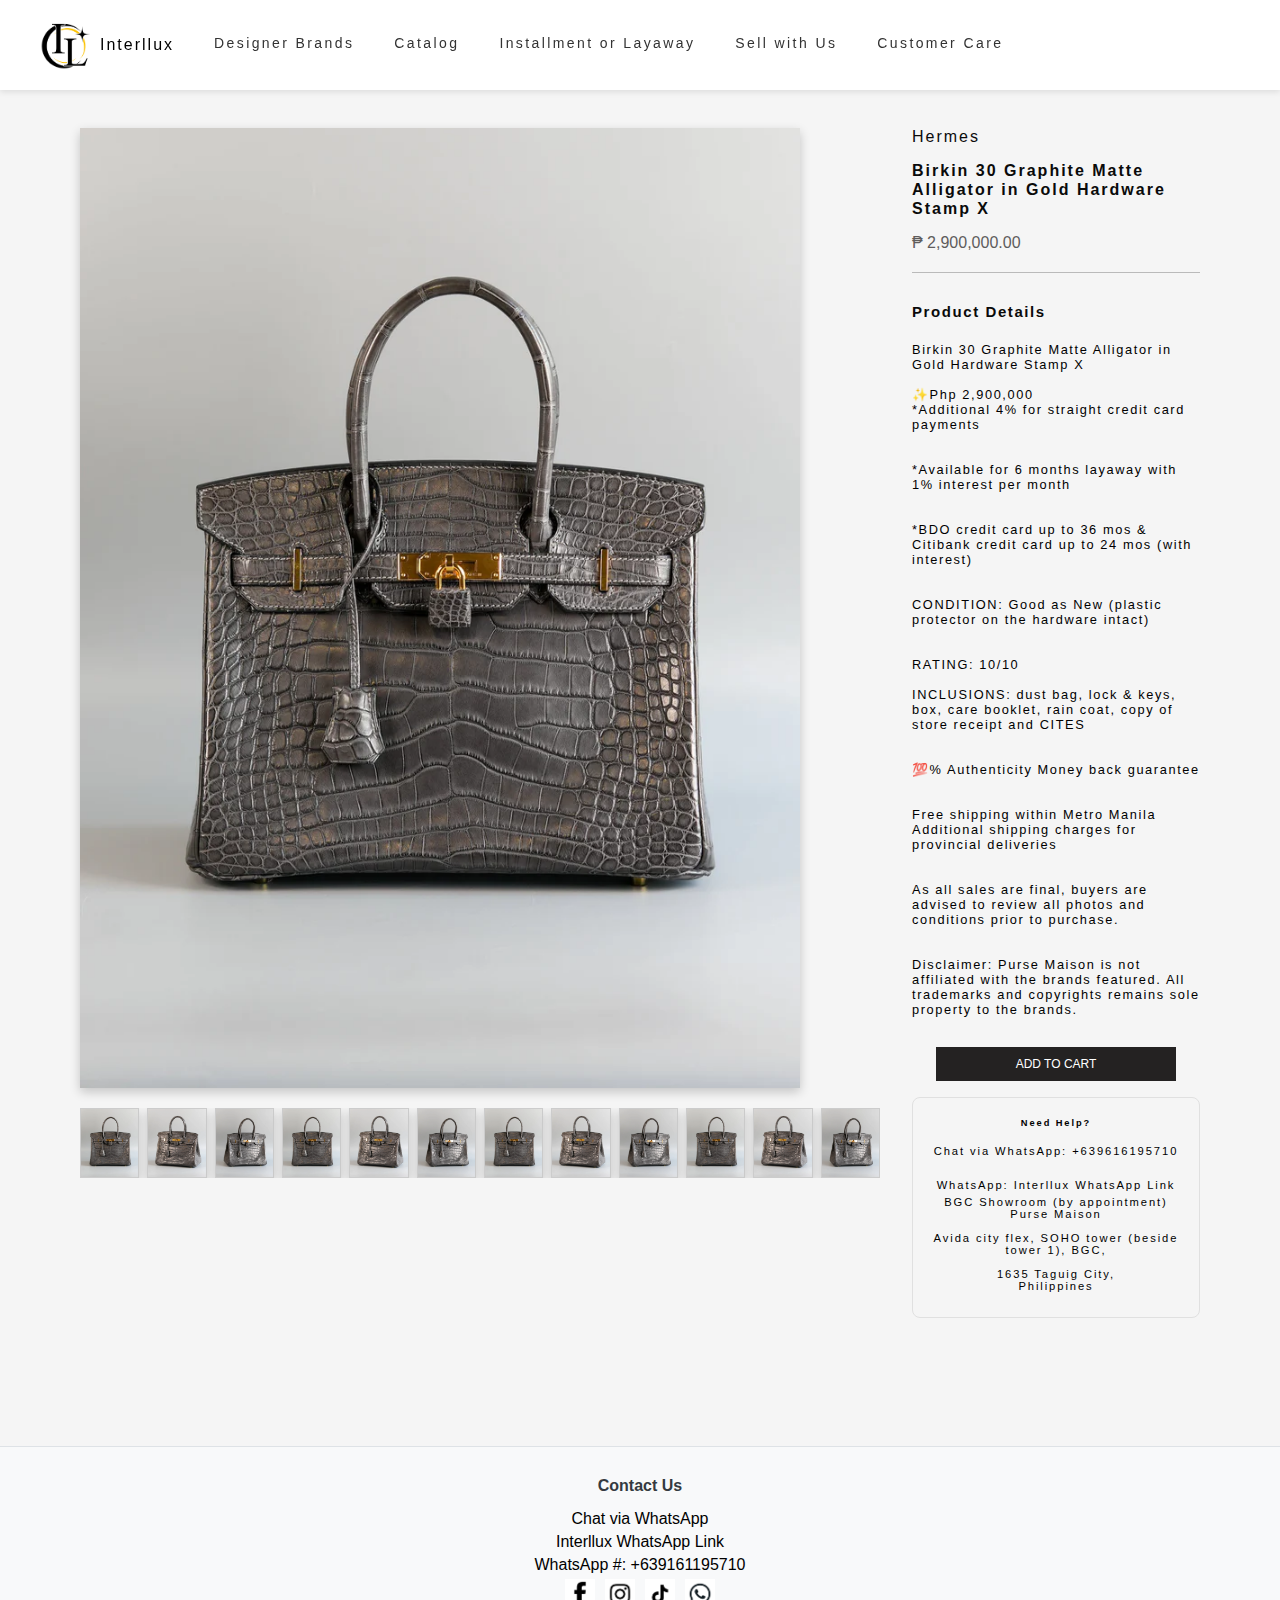
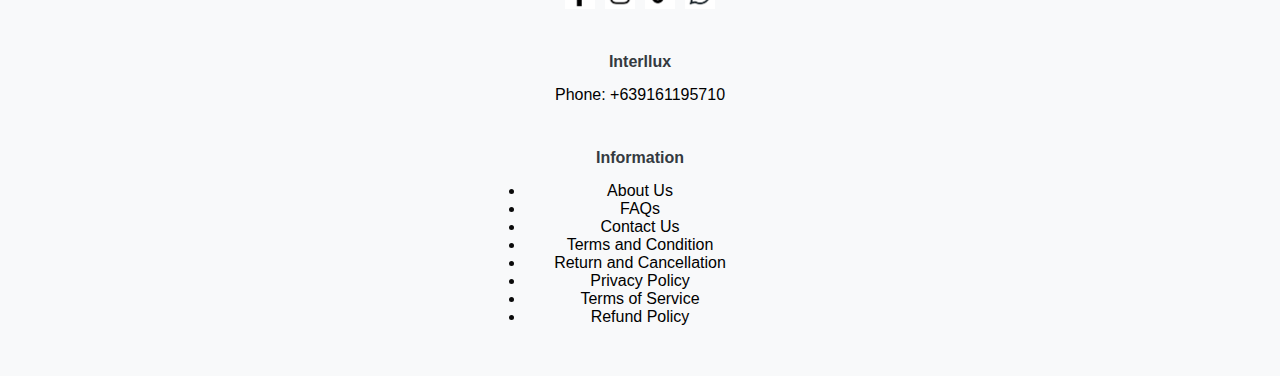
<file: index.html>
<!DOCTYPE html>
<html lang="en">
<head>
    <meta charset="UTF-8">
    <meta name="viewport" content="width=device-width, initial-scale=1.0">
    <title>Luxury Checkout Page</title>
    <link rel="stylesheet" href="css/style.css">
    <link rel="stylesheet" href="https://cdnjs.cloudflare.com/ajax/libs/font-awesome/6.6.0/css/all.min.css" integrity="sha512-Kc323vGBEqzTmouAECnVceyQqyqdsSiqLQISBL29aUW4U/M7pSPA/gEUZQqv1cwx4OnYxTxve5UMg5GT6L4JJg==" crossorigin="anonymous" referrerpolicy="no-referrer" />
    
</head>
<body>
    <!-- Header Section -->
    <header class="header">
        <!-- Logo and Brand Name -->
        <div class="brand">
            <a href="index.html">
            <img src="img/logo.png" alt="Brand Logo" class="logo"> <!-- Replace with actual logo file path -->
            <span class="brand-name">Interllux</span>
        </a>
        </div>

        <!-- Navigation Menu -->
        <nav class="nav-left">
            <a href="#designer-brands">Designer Brands</a>
            <a href="#catalog">Catalog</a>
            <a href="#installment">Installment or Layaway</a>
            <a href="#sell">Sell with Us</a>
            <a href="#customer-care">Customer Care</a>
            
        </nav>

        <!-- Icons on the Right -->
        <div class="nav-right">
            <a href="#profile" class="icon"><i class="fas fa-user"></i></a>
            <a href="#search" class="icon"><i class="fas fa-search"></i></a>
            <a id="shopping-bag-icon" href="#" class="icon"><i class="fas fa-shopping-bag"></i></a>
        </div>
    </header>

    <div class="product-container">
        <div class="product-image">
            <!-- Main Product Image -->
            <img id="main-product-image" src="img/product1.jpg" alt="Product Image">
            <!-- Thumbnails for additional images -->
            <div class="thumbnail-container">
                <img src="img/product1.jpg" alt="Thumbnail 1" class="thumbnail" onclick="changeMainImage('img/product1.jpg')">
                <img src="img/product2.jpg" alt="Thumbnail 2" class="thumbnail" onclick="changeMainImage('img/product2.jpg')">
                <img src="img/product3.jpg" alt="Thumbnail 3" class="thumbnail" onclick="changeMainImage('img/product3.jpg')">
                <img src="img/product1.jpg" alt="Thumbnail 1" class="thumbnail" onclick="changeMainImage('img/product1.jpg')">
                <img src="img/product2.jpg" alt="Thumbnail 2" class="thumbnail" onclick="changeMainImage('img/product2.jpg')">
                <img src="img/product3.jpg" alt="Thumbnail 3" class="thumbnail" onclick="changeMainImage('img/product3.jpg')">
                <img src="img/product1.jpg" alt="Thumbnail 1" class="thumbnail" onclick="changeMainImage('img/product1.jpg')">
                <img src="img/product2.jpg" alt="Thumbnail 2" class="thumbnail" onclick="changeMainImage('img/product2.jpg')">
                <img src="img/product3.jpg" alt="Thumbnail 3" class="thumbnail" onclick="changeMainImage('img/product3.jpg')">
                <img src="img/product1.jpg" alt="Thumbnail 1" class="thumbnail" onclick="changeMainImage('img/product1.jpg')">
                <img src="img/product2.jpg" alt="Thumbnail 2" class="thumbnail" onclick="changeMainImage('img/product2.jpg')">
                <img src="img/product3.jpg" alt="Thumbnail 3" class="thumbnail" onclick="changeMainImage('img/product3.jpg')">
                <!-- Add more thumbnails as needed -->
            </div>
        </div>
        <div class="product-info">
            <h1 class="brand-name">Hermes</h1>
            <h2 class="product-name">
                Birkin 30 Graphite Matte<br>
                Alligator in Gold Hardware Stamp X
            </h2>
            <p class="product-price">₱ 2,900,000.00</p>
            <hr><!-- Horizontal line to break the layout -->
            <div class="product-description">
                <h3>Product Details<br><br></h3>
                <p>
                    Birkin 30 Graphite Matte Alligator in Gold Hardware Stamp X <br><br>

                    ✨Php 2,900,000<br>

                    *Additional 4% for straight credit card payments<br><br><br>

                    *Available for 6 months layaway with 1% interest per month<br><br><br>

                    *BDO credit card up to 36 mos & Citibank credit card up to 24 mos (with interest)<br><br><br>

                    CONDITION: Good as New (plastic protector on the hardware intact)<br><br><br>

                    RATING: 10/10<br><br>

                    INCLUSIONS: dust bag, lock & keys, box, care booklet, rain coat, copy of store receipt and CITES<br><br><br>

                    💯% Authenticity Money back guarantee<br><br><br>

                    Free shipping within Metro Manila
                    Additional shipping charges for provincial deliveries<br><br><br>

                    As all sales are final, buyers are advised to review all photos and conditions prior to purchase.<br><br><br>

                    Disclaimer: Purse Maison is not affiliated with the brands featured. All trademarks and copyrights remains sole property to the brands.
                </p>
            </div>
            <div class="action-section">
                <button class="addtocart-button" data-product-id="hermes-birkin">ADD TO CART</button>
                <!-- Help Section -->
                <div class="help-section">
                    <h5>Need Help?</h5>
                    <br>
                    <p>Chat via WhatsApp: <a href="tel:+639616195710">+639616195710</a></p><br>
                    <p>WhatsApp: <a href="https://wa.me/639616195710" target="_blank">Interllux WhatsApp Link</a></p>
                    <p>BGC Showroom (by appointment)<br>
                       Purse Maison<br><br>
                       Avida city flex, SOHO tower (beside tower 1), BGC,<br><br>
                       1635 Taguig City,<br>
                       Philippines
                    </p>
                </div>
            </div>
        </div>
    </div>



    <!-- Off-canvas Cart Panel -->
<div id="cart-panel" class="cart-panel">
    <div class="cart-header">
        <h2>Cart</h2>
        <button id="close-cart-panel" class="close-btn">x</button>
    </div>
    <hr>
    <div id="cart-items">
        <!-- Example Cart Item -->
        <div class="cart-item">
            <img src="img/product1.jpg" alt="Product Image">
            <div class="item-details">
                <p class="item-name">Birkin 30 Graphite Matte
                    Alligator in Gold Hardware Stamp X</p>
                    <p class="item-price" id="subtotal">₱2,900,000.00</p>
                    <div class="item-quantity">
                        <button class="qty-btn" id="decrease">-</button>
                        <span id="quantity">1</span>
                        <button class="qty-btn" id="increase">+</button>
                </div>
                <a href="#" class="remove-item">Remove</a>
            </div>
        </div>
    </div>
    <button id="checkout-button"><a href="payment.html" class="checkout" >Checkout • <p id="total">₱2,900,000.00</p></a></button>
</div>




<footer>
    <div class="footer-container">
        <!-- Left Side -->
        <div class="footer-left">
            <h4>Contact Us</h4>
            <p><a href="https://wa.me/639161195710" target="_blank">Chat via WhatsApp</a></p>
            <p>Interllux WhatsApp Link</p>
            <p>WhatsApp #: +639161195710</p>
            <div class="social-icons">
                <a href="https://www.facebook.com/yourpage" target="_blank">
                    <img src="img/1.png" alt="Facebook" width="30">
                </a>
                <a href="https://www.instagram.com/yourpage" target="_blank">
                    <img src="img/2.png" alt="Instagram" width="30">
                </a>
                <a href="https://www.tiktok.com/@yourpage" target="_blank">
                    <img src="img/3.png" alt="TikTok" width="30">
                </a>
                <a href="https://wa.me/639161195710" target="_blank">
                    <img src="img/4.png" alt="WhatsApp" width="30">
                </a>
            </div>
        </div>

        <!-- Middle Part -->
        <div class="footer-middle">
            <h4>Interllux</h4>
            <p>Phone: +639161195710</p>
        </div>

        <!-- Right Side -->
        <div class="footer-right footer-information">
            <h4>Information</h4>
            <ul>
                <li><a href="about-us.html">About Us</a></li>
                <li><a href="faqs.html">FAQs</a></li>
                <li><a href="contact-us.html">Contact Us</a></li>
                <li><a href="terms-and-conditions.html">Terms and Condition</a></li>
                <li><a href="return-and-cancellation.html">Return and Cancellation</a></li>
                <li><a href="privacy-policy.html">Privacy Policy</a></li>
                <li><a href="terms-of-service.html">Terms of Service</a></li>
                <li><a href="refund-policy.html">Refund Policy</a></li>
            </ul>
        </div>
    </div>
</footer>

<script src="https://cdn.jsdelivr.net/npm/bootstrap@5.3.3/dist/js/bootstrap.bundle.min.js"></script>
<script src="js/script.js"></script>
</body>
</html>
</file>
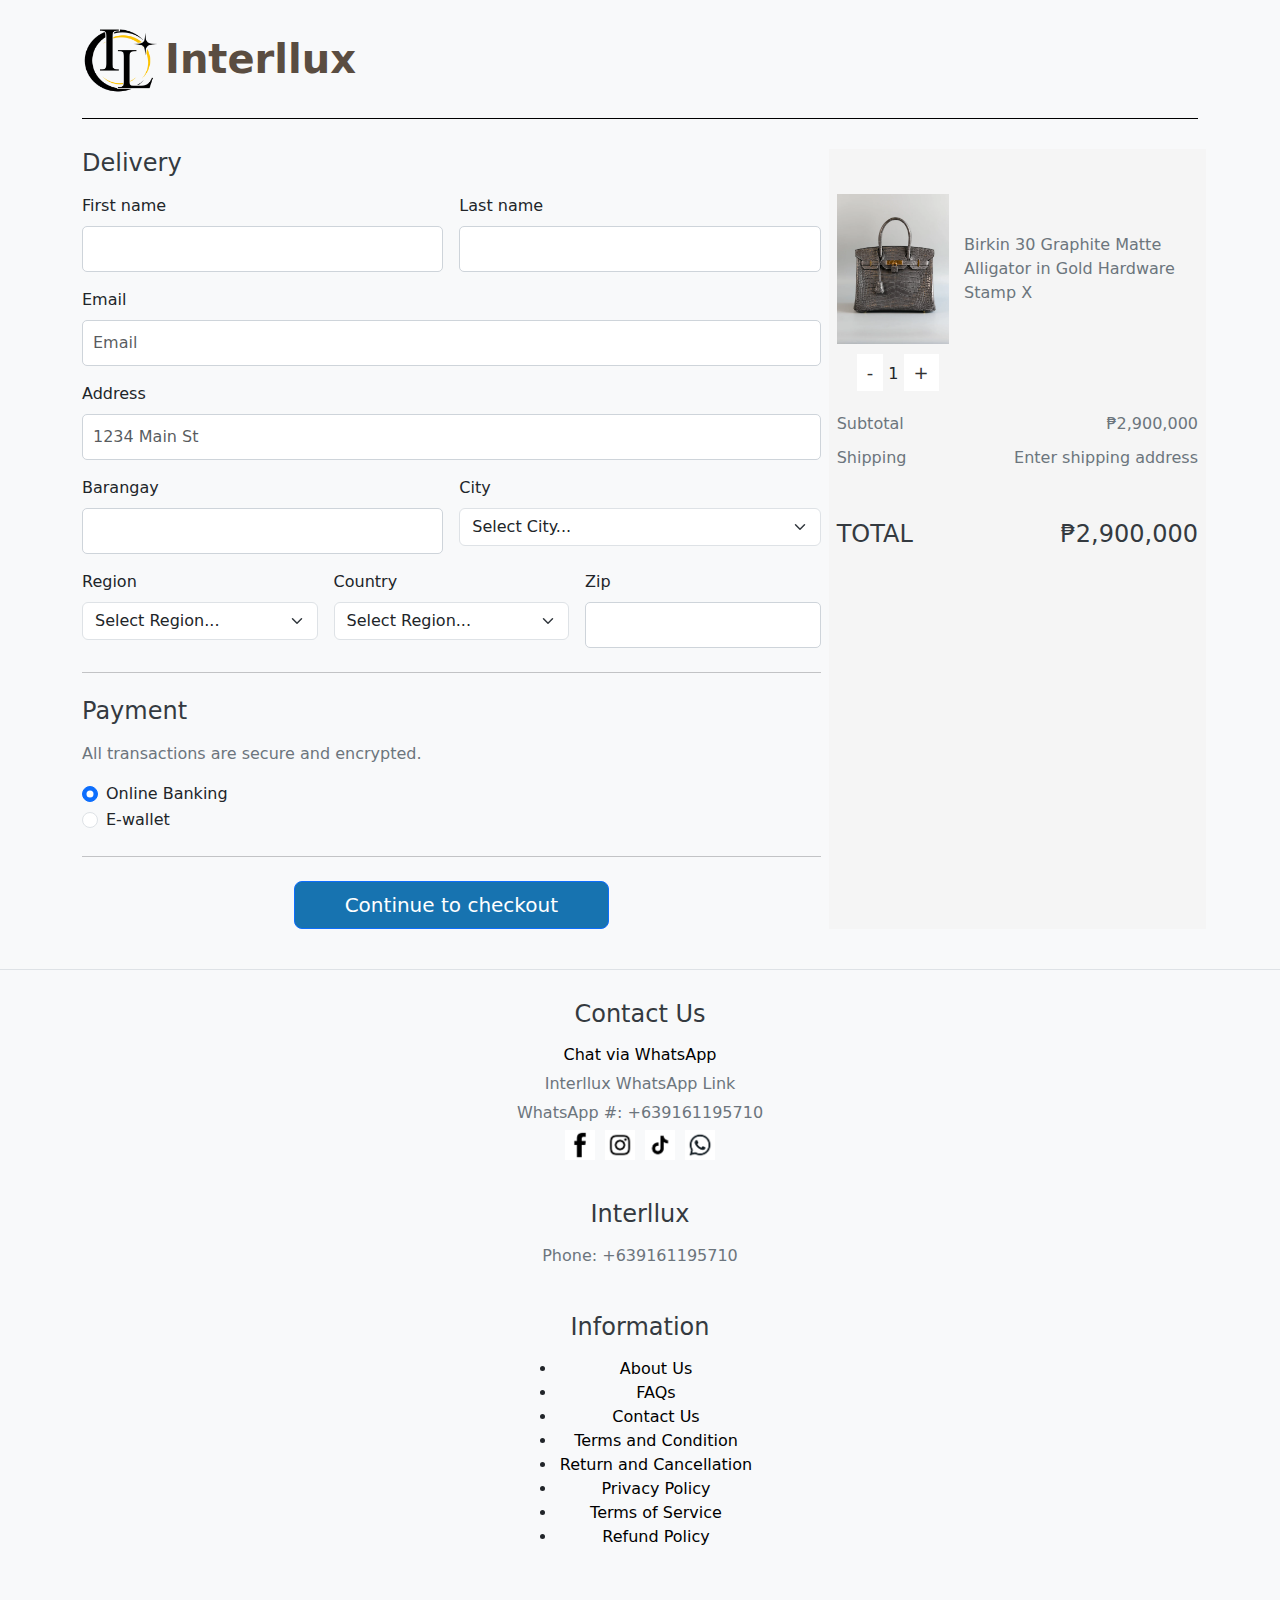
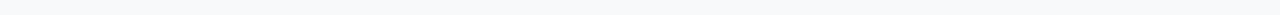
<file: payment.html>
<!DOCTYPE html>
<html lang="en">
<head>
    <meta charset="UTF-8">
    <meta name="viewport" content="width=device-width, initial-scale=1.0">
    <title>Payment</title>
    <link rel="stylesheet" href="https://cdn.jsdelivr.net/npm/bootstrap@5.3.3/dist/css/bootstrap.min.css">
    <link rel="stylesheet" href="https://cdn.jsdelivr.net/npm/bootstrap-icons@1.8.1/font/bootstrap-icons.css">
    <link rel="stylesheet" href="css/payment.css">
</head>
<body class="bg-body-tertiary">
    <!-- HEADER -->
    <div class="container">
      <main>
          <div class="py-4 text-center" id="header">
              <!-- Logo and Links -->
              <a class="navbar-brand d-flex align-items-center" href="#">
                  <img src="img/logo.png" alt="Interllux Logo" width="75" height="70">
                  <span class="ms-2">Interllux</span>
              </a>    
          </div>
  
          <div class="row g-3">
              <!-- BILLING FORM (LEFT) -->
              <div class="col-md-7 col-lg-8">
                  <h4 class="mb-3">Delivery</h4>
                  <form class="needs-validation" novalidate="">
                      <div class="row g-3">
                          <div class="col-sm-6">
                              <label for="firstName" class="form-label">First name</label>
                              <input type="text" class="form-control" id="firstName" required="">
                              <div class="invalid-feedback">Valid first name is required.</div>
                          </div>
  
                          <div class="col-sm-6">
                              <label for="lastName" class="form-label">Last name</label>
                              <input type="text" class="form-control" id="lastName" required="">
                              <div class="invalid-feedback">Valid last name is required.</div>
                          </div>
  
                          <div class="col-12">
                              <label for="email" class="form-label">Email</label>
                              <input type="email" class="form-control" id="email" placeholder="Email">
                              <div class="invalid-feedback">Please enter a valid email address for shipping updates.</div>
                          </div>
  
                          <div class="col-12">
                              <label for="address" class="form-label">Address</label>
                              <input type="text" class="form-control" id="address" placeholder="1234 Main St" required="">
                              <div class="invalid-feedback">Please enter your shipping address.</div>
                          </div>
  
                          <div class="col-md-6">
                              <label for="barangay" class="form-label">Barangay</label>
                              <input type="text" class="form-control" id="barangay" placeholder="" required="">
                              <div class="invalid-feedback">Please enter your barangay.</div>
                          </div>
  
                          <div class="col-md-6">
                              <label for="city" class="form-label">City</label>
                              <select id="city" class="form-select" aria-label="City" onchange="populateBarangayDropdown()">
                                  <option value="">Select City...</option>
                              </select>
                          </div>
  
                          <div class="col-md-4">
                              <label for="region" class="form-label">Region</label>
                              <select id="region" class="form-select" aria-label="Region" onchange="populateCityDropdown()">
                                  <option value="">Select Region...</option>
                              </select>
                          </div>
  
                          <div class="col-md-4">
                            <label for="region" class="form-label">Country</label>
                            <select id="region" class="form-select" aria-label="Country">
                                <option value="">Select Region...</option>
                                <option value="">Philippines</option>
                            </select>
                        </div>
                          <div class="col-md-4 position-relative">
                              <label for="zip" class="form-label">Zip</label>
                              <input type="text" class="form-control" id="zip" required="">
                              <div class="invalid-tooltip">Please provide a valid zip.</div>
                          </div>
                      </div>
  
                      <hr class="my-4">
  
                      <h4 class="mb-3">Payment</h4>
                      <p>All transactions are secure and encrypted.</p>
                      <div class="my-3">
                          <div class="form-check">
                              <input id="credit" name="paymentMethod" type="radio" class="form-check-input" checked="" required="">
                              <label class="form-check-label" for="online-banking">Online Banking</label>
                          </div>
                          <div class="form-check">
                              <input id="debit" name="paymentMethod" type="radio" class="form-check-input" required="">
                              <label class="form-check-label" for="e-wallet">E-wallet</label>
                          </div>
                      </div>
  
                      <hr class="my-4">

                      <div class="checkout">
                          <button class="btn btn-primary btn-lg checkout-button" type="submit">Continue to checkout</button>
                      </div>
                  </form>
              </div>
  
              <!-- CART ITEMS SECTION (RIGHT) -->
              <div class="col-md-5 col-lg-4 cart-right">
                <div id="cart-items">
                  <div class="cart-item">
                    <div class="d-flex">
                      <img src="img/product.jpg" alt="Product Image" class="img-fluid">
                      <p class="item-name">Birkin 30 Graphite Matte Alligator in Gold Hardware Stamp X</p>
                    </div>
                    <div class="item-quantity">
                      <button class="qty-btn" id="decrease">-</button>
                      <span id="quantity">1</span>
                      <button class="qty-btn" id="increase">+</button>
                    </div>
                  </div>                    
                  <div class="item-details">
                    <div class="total-container mt-3">
                      <div>
                        <p>Subtotal</p>
                        <p id="subtotal">₱2,900,000.00</p> <!-- Updated to have an ID -->
                      </div>
                      <div>
                        <p>Shipping</p>
                        <p>Enter shipping address</p>
                      </div>
                      <div class="total">
                        <h4>TOTAL</h4>
                        <h4 id="total">₱2,900,000.00</h4> <!-- Updated to have an ID -->
                      </div>
                    </div>
                  </div>
                </div>
              </div>
              
              </div>
          </div>
      </main>
  </div>
    <!-- Footer -->
    
<footer>
  <div class="footer-container">
      <!-- Left Side -->
      <div class="footer-left">
          <h4>Contact Us</h4>
          <p><a href="https://wa.me/639161195710" target="_blank">Chat via WhatsApp</a></p>
          <p>Interllux WhatsApp Link</p>
          <p>WhatsApp #: +639161195710</p>
          <div class="social-icons">
              <a href="https://www.facebook.com/yourpage" target="_blank">
                  <img src="img/1.png" alt="Facebook" width="30">
              </a>
              <a href="https://www.instagram.com/yourpage" target="_blank">
                  <img src="img/2.png" alt="Instagram" width="30">
              </a>
              <a href="https://www.tiktok.com/@yourpage" target="_blank">
                  <img src="img/3.png" alt="TikTok" width="30">
              </a>
              <a href="https://wa.me/639161195710" target="_blank">
                  <img src="img/4.png" alt="WhatsApp" width="30">
              </a>
          </div>
      </div>

      <!-- Middle Part -->
      <div class="footer-middle">
          <h4>Interllux</h4>
          <p>Phone: +639161195710</p>
      </div>

      <!-- Right Side -->
      <div class="footer-right footer-information">
          <h4>Information</h4>
          <ul>
              <li><a href="about-us.html">About Us</a></li>
              <li><a href="faqs.html">FAQs</a></li>
              <li><a href="contact-us.html">Contact Us</a></li>
              <li><a href="terms-and-conditions.html">Terms and Condition</a></li>
              <li><a href="return-and-cancellation.html">Return and Cancellation</a></li>
              <li><a href="privacy-policy.html">Privacy Policy</a></li>
              <li><a href="terms-of-service.html">Terms of Service</a></li>
              <li><a href="refund-policy.html">Refund Policy</a></li>
          </ul>
      </div>
  </div>
</footer>


    <script src="https://cdn.jsdelivr.net/npm/bootstrap@5.3.3/dist/js/bootstrap.bundle.min.js"></script>
    <script src="js/checkout.js"></script>
</body>
</html>
</file>
<file: css/style.css>
* {
    margin: 0;
    padding: 0;
    box-sizing: border-box;
}

/* Body Styling */
body {
    font-family: 'Helvetica Neue Light', sans-serif;
    color: #0a0a0a;
    background-color: #f5f5f5;
    font-size: 16px; /* Sets the base font size for rem units */
}

/* Header Styling */
.header {
    display: flex;
    align-items: center;
    justify-content: space-between; /* Ensures proper space distribution */
    padding: 1.25rem 2.5rem;
    background-color: #ffffff;
    box-shadow: 0px 2px 6px rgba(0, 0, 0, 0.1);
    position: fixed;
    top: 0;
    width: 100%;
    z-index: 1000;
    letter-spacing: .15rem;
    overflow: hidden; /* Prevents overflow issues */
}

/* Brand Styling (Logo and Name) */
.brand a {
    text-decoration: none;
    color: #000000;
    font-size: 1.125rem; /* Slightly larger font size for readability */
    font-weight: 600;
    display: flex;
    align-items: center;
    gap: 0.625rem;
}

.logo {
    width: 3.125rem;
    height: auto;
}

/* Navigation Styles */
.nav-left {
    display: flex;
    gap: 2.5rem;
    margin-left: 2.5rem;
}

.nav-left a {
    text-decoration: none;
    color: #333;
    font-size: 0.875rem; /* Adjust font size for better readability on desktop */
    padding-bottom: 0.125rem;
    border-bottom: 2px solid transparent;
    transition: color 0.3s ease, border-bottom 0.3s ease;
}

.nav-left a:hover {
    color: #888;
    border-bottom: 2px solid #888;
}

.nav-right {
    display: flex;
    gap: 1rem;
    margin-left: auto;
}

.icon {
    font-size: 1.125rem;
    color: #333;
    transition: color 0.3s ease;
}

.icon:hover {
    color: #888;
}

/* Mobile & Tablet Adjustments */
@media (max-width: 1024px) {
    /* Tablet Adjustments */
    .header {
        padding: 1rem 1.5rem; /* Reduced padding for tablets */
    }
    .brand a {
        font-size: 1rem; /* Slightly smaller font size for brand */
    }
    .nav-left {
        gap: 1.5rem; /* Reduce the gap between nav items on tablets */
        margin-left: 1.5rem; /* Adjust margins */
    }
    .nav-left a {
        font-size: 0.75rem; /* Smaller font size for nav items */
    }
    .nav-right {
        gap: 0.75rem; /* Reduce the gap between right nav items */
    }
    .icon {
        font-size: 1rem; /* Reduce icon size for smaller screens */
    }
}

@media (max-width: 768px) {
    /* Mobile Adjustments */
    .header {
        padding: 1rem 1rem; /* Reduced padding for mobile */
    }
    .brand a {
        font-size: 1rem; /* Smaller font size for brand */
        gap: 0.5rem; /* Reduce gap between logo and brand name */
    }
    .logo {
        width: 2.5rem; /* Adjust logo size for mobile */
    }
    .nav-left {
        display: none; /* Hide left navigation links on mobile */
    }
    .nav-right {
        display: flex;
        gap: 1rem;
    }
    .icon {
        font-size: 1.125rem; /* Maintain icon size */
    }
    /* Optional: Add mobile menu icon (hamburger) */
    .mobile-menu {
        display: block;
        cursor: pointer;
        color: #333;
        font-size: 1.5rem;
    }
}



/* Responsive Product Container Layout */
.product-container {
    display: flex;
    justify-content: space-between;
    padding: 8rem 1rem;
    min-height: 80vh;
    margin: 0 auto;
    width: 90%;
    max-width: 1200px;
}

/* Product Image Styling */
.product-image img {
    width: 100%;
    max-width: 90%;
    border-radius: 0px;
    box-shadow: 0px 4px 10px rgba(0, 0, 0, 0.2);
}

/* Thumbnail Container - Center the thumbnails correctly */
.thumbnail-container {
    display: flex;
    justify-content: center; /* Centers thumbnails under the main image */
    gap: 0.5rem; /* Small gap between thumbnails */
    margin-top: 1rem;
    max-width: 100%; /* Ensure it does not overflow the width */
    margin-left: auto;
    margin-right: auto; /* Center the container on both desktop and mobile */
    overflow: hidden; /* Prevent image overflow */
}

/* Thumbnail Styling */
.thumbnail {
    width: 70px; /* Fixed width for the thumbnails */
    height: 70px; /* Same height as width to maintain square aspect ratio */
    object-fit: cover; /* Ensure the image covers the container */
    cursor: pointer;
    border: 1px solid #ccc;
    transition: border-color 0.3s;
    border-radius: 4px;
    background-color: #ffffff;
}

/* Hover effect for thumbnails */
.thumbnail:hover {
    border-color: #888; /* Change border color on hover */
}

/* Ensure no overlap and proper centering on larger screens */
@media (min-width: 1024px) {
    .thumbnail-container {
        justify-content: center; /* Keep the thumbnails centered on large screens */
        margin-left: auto; /* Ensure the container is centered */
        margin-right: auto;
        max-width: none; /* Remove any width constraints */
    }
}

/* For mobile and smaller tablets */
@media (max-width: 768px) {
    .thumbnail-container {
        justify-content: center; /* Ensure thumbnails are centered on mobile */
        margin-left: auto; /* Center the thumbnails container */
        margin-right: auto;
        max-width: 100%; /* Ensure full width for mobile */
    }

    .thumbnail {
        width: 60px; /* Adjust the size of thumbnails for mobile */
        height: 60px; /* Maintain square aspect ratio */
    }
}




/* Product Details */
.product-info {
    margin-left: 2rem;
    flex: 1;
}


.brand-name {
    font-size: 1rem;
    font-weight: normal;
    letter-spacing: 0.125rem;
}

.product-name {
    font-size: 1rem;
    line-height: 1.2;
    margin: 0.9375rem 0;
    letter-spacing: 0.125rem;
}

.product-price {
    font-size: 1rem;
    color: rgb(94, 92, 92);
}

.product-description {
    margin: 1.875rem 0;
    font-size: 0.80rem;
    letter-spacing: 0.1rem;
    
}

/* Ensure action-section is styled to center content */
.action-section {
    display: flex;
    flex-direction: column;
    align-items: center;
    gap: 1rem; /* Space between the button and help section */
    margin-top: 1.5rem;
}

/* Styling for the add to cart button */
.addtocart-button {
    background-color: #242222;
    color: #fff;
    padding: 0.625rem 5rem;
    border: none;
    cursor: pointer;
    font-size: 0.75rem;
    transition: transform 0.1s ease, box-shadow 0.1s ease;
}

/* Moving effect on click */
.addtocart-button:active {
    transform: translateY(3px); /* Moves the button slightly downward */
    box-shadow: 0 2px 4px rgba(0, 0, 0, 0.3); /* Reduces shadow depth to simulate pressing */
}


/* Help section styling (already present in your code) */
.help-section {
    padding: 20px;
    border: 1px solid #e0e0e0;
    text-align: center;
    font-size: 0.7rem;
    color: #000000;
    background-color: #f5f5f5;
    max-width: 300px;
    border-radius: 8px;
    letter-spacing: .12rem;
    
}
/* Horizontal Line */
hr {
    width: 100%;
    max-width: 500px;
    border: none;
    border-top: 1px solid rgba(128, 128, 128, 0.5);
    margin: 1.25rem auto;
}

/* Responsive Media Queries */
@media (max-width: 1024px) {
    /* Tablet Adjustments */
    .product-container {
        flex-direction: column;
        align-items: center;
    }
    .product-info {
        margin-left: 0;
        text-align: center;
    }
}

@media (max-width: 768px) {
    /* Mobile Adjustments */
    .header {
        padding: 1rem;
    }
    .brand a {
        font-size: 1rem;
    }
    .nav-left, .nav-right {
        gap: 1rem;
    }
    .product-container {
        padding: 6rem 1rem;
    }
    .checkout-button {
        width: 100%;
        padding: 0.625rem;
    }
}

/* Cart Panel Styling */
.cart-panel {
    position: fixed;
    top: 0;
    right: -100%; /* Initially hidden off-screen */
    width: 330px; /* Adjust width as needed */
    height: 100%;
    background-color: #ffffff;
    box-shadow: -4px 0 8px rgba(0, 0, 0, 0.2);
    transition: right 0.3s ease;
    z-index: 1001;
    display: flex;
    flex-direction: column;
    justify-content: space-between;
    
}

/* Active state to slide the cart panel in */
.cart-panel.active {
    right: 0; /* Slide in from the right */
}

/* Cart Header */
.cart-header {
    display: flex;
    justify-content: space-between;
    align-items: center;
    padding: 10px;
    margin-bottom: 5;
    margin-top: 20px;
    font-family: 'Helvetica Neue Light', sans-serif;
    font-size: .75rem;
    margin-left: .75rem;
    letter-spacing: 0.125rem;
    
}

.cart-header h2 {
    font-weight: normal;
    font-size: 1.2rem;
    color: #333;
}

.close-btn {
    background: none;
    border: none;
    font-size: .75rem;
    cursor: pointer;
    color: #333;
    margin-bottom: 0;
}


/* Cart Items */
#cart-items {
    flex-grow: 1;
    padding: 0 20px;
    overflow-y: auto;
}

.cart-item {
    display: flex;
    align-items: center;
    margin-bottom: 20px;
    margin-top: 20px;
}

.cart-item img {
    width: 100px;
    height: 100px;
    margin-right: 15px;
    
   
}

.item-details {
    flex-grow: 1;
    letter-spacing: 0.125rem;
    
}

.item-name {
    font-size: 0.7rem;
    color: #000000;
}

.item-price {
    font-size: .80rem;
    color: #666;
    margin-top: 5px;
}

.item-quantity {
    display: flex;
    align-items: center;
    border: 1px solid #e6e3e3;
    overflow: hidden; /* Ensures no overflow from rounded corners */
    width: 60px; /* Set a width for the box */
    font-size: 8px;
    margin-top: 10px;
}

.qty-btn {
    background-color: #ffffff;
    border: none;
    padding: 5px 10px;
    cursor: pointer;
    font-size: 11px;
    transition: background-color 0.3s;
    
}

.remove-item {
    color: #000000; /* Set the text color */
    font-size: 0.7rem; /* Font size */
    text-decoration: none; /* Initially no underline */
    margin-left: 0px; /* Add space between quantity controls and remove button */
    align-self: center; /* Center it vertically */
    cursor: pointer; /* Change cursor to pointer for better user experience */
    transition: text-decoration 0.3s ease; /* Smooth transition for underline effect */
}

/* Underline effect on hover */
.remove-item:hover {
    text-decoration: underline; /* Underline on hover */
    color: #555; /* Change color on hover for better visibility */
}

/* Checkout Button Styling */
#checkout-button {
    background-color: #242222;
    color: #fff;
    padding: 10px 20px;
    border: none;
    cursor: pointer;
    font-size: 0.75rem;
    width: none;   
    margin: 20px auto;  
    display: block; 
    letter-spacing: 0.125rem;             
}

.checkout {
    display: flex;
    align-items: center;
    text-decoration: none;
    color: white;
    font-size: 12px;
}

#total {
    margin-left: 5px; /* Adds space between the 'Checkout' text and the total */
    font-weight: normal; /* Optional: make the total text bold */
    color: white;
    font-size: 12px;
  }


 /* Footer Adjustments */
  /* General Styles */
  .footer-container {
    display: flex;
    flex-wrap: wrap;
    justify-content: space-between;
    padding: 20px;
    background-color: #f8f9fa; /* Light background color */
    border-top: 1px solid #dee2e6; /* Subtle border on top */
  }
  
  .footer-left,
  .footer-middle,
  .footer-right {
    flex: 1;
    padding: 10px;
    min-width: 250px; /* Minimum width for each section */
  }
  
  h4 {
    margin-bottom: 15px;
    color: #343a40; /* Darker color for headings */
  }
  
  p {
    margin: 5px 0;
    color: #000000; /* Medium gray for paragraph text */
  }
  
  a {
    color: #000; /* Bootstrap primary color */
    text-decoration: none; /* Remove underline */
  }
  
  a:hover {
    text-decoration: none; /* Underline on hover */
    color: #0a0a0a; /* Change this to your desired hover color */
    border-bottom: 2px solid #f7f7f7; /* Adds underline on hover */
  }
  
  .social-icons {
    display: flex;
    gap: 10px; /* Space between social icons */
  }
  
  /* Media Queries for Responsiveness */
  @media (max-width: 1500px) {
    .footer-container {
        flex-direction: column; /* Stack sections vertically on mobile */
        align-items: center; /* Center content */
    }
  
    .footer-left,
    .footer-middle,
    .footer-right {
        text-align: center; /* Center text for mobile */
        margin-bottom: 20px; /* Space between sections */
    }
  
    .social-icons {
        justify-content: center; /* Center social icons */
    }
  }
  
  @media (min-width: 1500px) {
    .footer-container {
        flex-direction: row; /* Arrange sections in a row on desktop */
    }
  }
</file>
<file: css/payment.css>
#header{
    border-bottom: 1px solid black;
    padding-bottom: 2px;
    margin-bottom: 30px;
 }
.navbar-brand span {
    font-weight: bold;
    color: #5a4d41; /* Adjust the color to match the brand */
    font-size: 40px;
  }
.cart-right{
    background: #f5f5f5;
}
#product-view{
    border: 1px solid black;
    margin-left: 15vh;
}
#delivery{
    margin-top: 5vh;
}
.checkout-button{
    width: 35vh;
    background:#1773B0;
}
.checkout{
    display: flex;
  justify-content: center;
}
#cart-items{
  margin-top: 5vh;
}
/* Style for input boxes */
input[type="text"],
input[type="email"],
input[type="number"],
select {
  width: 100%; 
  padding: 10px; 
  border: 1px solid #ced4da; /* Default border */
  border-radius: 5px; 
  font-size: 16px; 
  transition: border-color 0.3s ease; 
}

/* Focus effect */
input[type="text"]:focus,
input[type="email"]:focus,
input[type="number"]:focus,
select:focus {
  border-color: #007bff; 
  outline: none;
  box-shadow: 0 0 5px rgba(0, 123, 255, 0.5); 
}

   /* Footer Adjustments */
  /* General Styles */
  .footer-container {
    display: flex;
    flex-wrap: wrap;
    justify-content: space-between;
    padding: 20px;
    background-color: #f8f9fa; /* Light background color */
    border-top: 1px solid #dee2e6; /* Subtle border on top */
  }
  
  .footer-left,
  .footer-middle,
  .footer-right {
    flex: 1;
    padding: 10px;
    min-width: 250px; /* Minimum width for each section */
  }
  
  h4 {
    margin-bottom: 15px;
    color: #343a40; /* Darker color for headings */
  }
  
  p {
    margin: 5px 0;
    color: #6c757d; /* Medium gray for paragraph text */
  }
  
  a {
    color: #000; /* Bootstrap primary color */
    text-decoration: none; /* Remove underline */
  }
  
  .social-icons {
    display: flex;
    gap: 10px; /* Space between social icons */
  }
  footer{
    margin-top: 40px;
  }
  /* Media Queries for Responsiveness */
  @media (max-width: 1500px) {
    .footer-container {
        flex-direction: column; /* Stack sections vertically on mobile */
        align-items: center; /* Center content */
    }
  
    .footer-left,
    .footer-middle,
    .footer-right {
        text-align: center; /* Center text for mobile */
        margin-bottom: 20px; /* Space between sections */
    }
  
    .social-icons {
        justify-content: center; /* Center social icons */
    }
  }
  
  @media (min-width: 1500px) {
    .footer-container {
        flex-direction: row; /* Arrange sections in a row on desktop */
    }
  }

  .cart-item img {
    width: 150px;
    height: 150px;
    margin-right: 15px;
}

.total-container div{
    display: flex;
    flex-direction:row;
    justify-content: space-between;
    color:black;
}
.total{
    margin-top: 5vh;
}
.cart-item {
  display: flex;
  flex-direction: column; /* Stack elements vertically */
}

.d-flex {
  display: flex;
  align-items: center; /* Aligns image and text horizontally */
}
.item-quantity {
  margin-top: 10px; /* Adds space between item name and quantity controls */
  margin-left: 20px;
}
.qty-btn {
  background-color: white;
  border: none;                   /* Removes the border */
  outline: none;                  /* Removes the outline when the button is focused */
  padding: 5px 10px;             /* Adjust padding to make the button bigger */
  cursor: pointer;               /* Changes the cursor to a pointer when hovering */
  font-size: 18px;                /* Adjust font size */
  color: #333;                    /* Sets text color */
  transition: background-color 0.3s ease; /* Smooth background color transition */
}

.qty-btn:hover {
  background-color: #f0f0f0; /* Adds a background color on hover */
}

.qty-btn:active {
  background-color: #ddd; /* Adds a darker background color when the button is pressed */
}
.qty-btn span {
  font-size: 16px;    /* Adjust number size */
  font-weight: bold;  /* Make the number bold */
  padding: 0 10px;    /* Adds space around the number */
}
</file>
